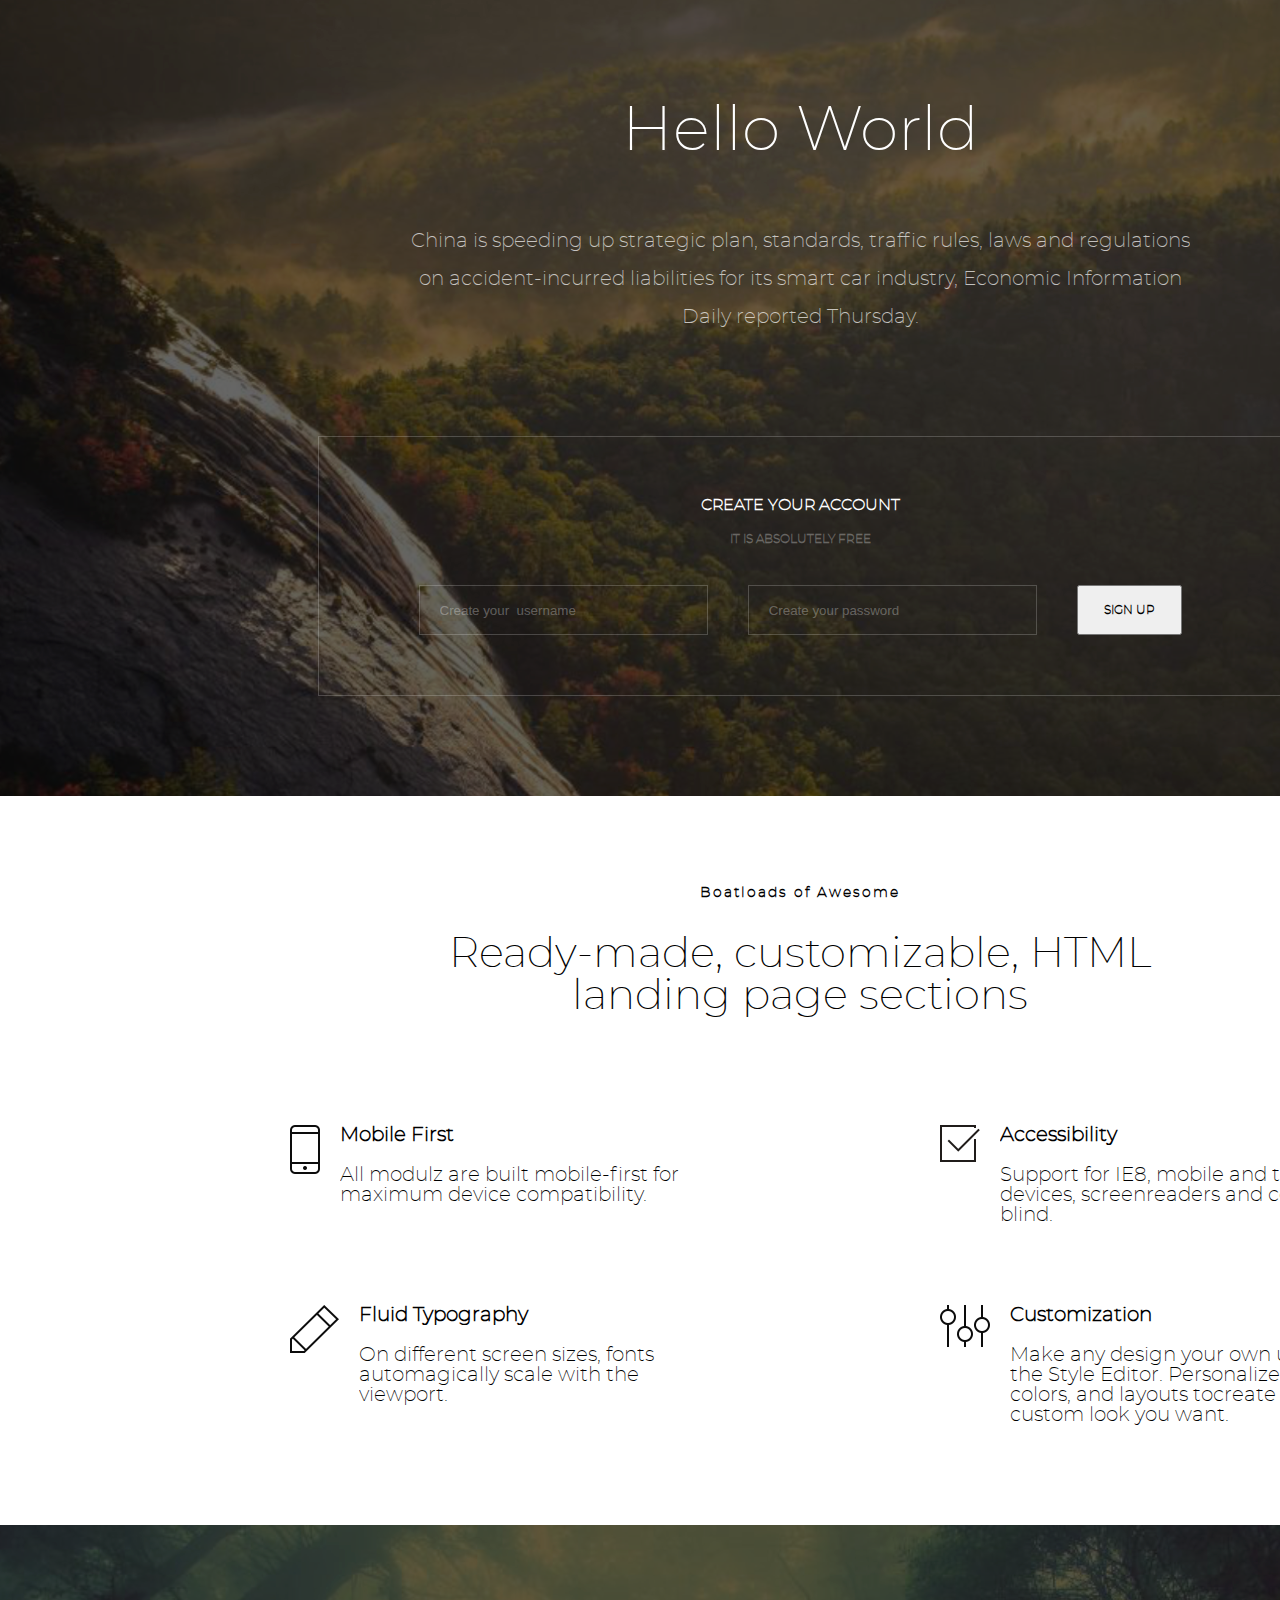
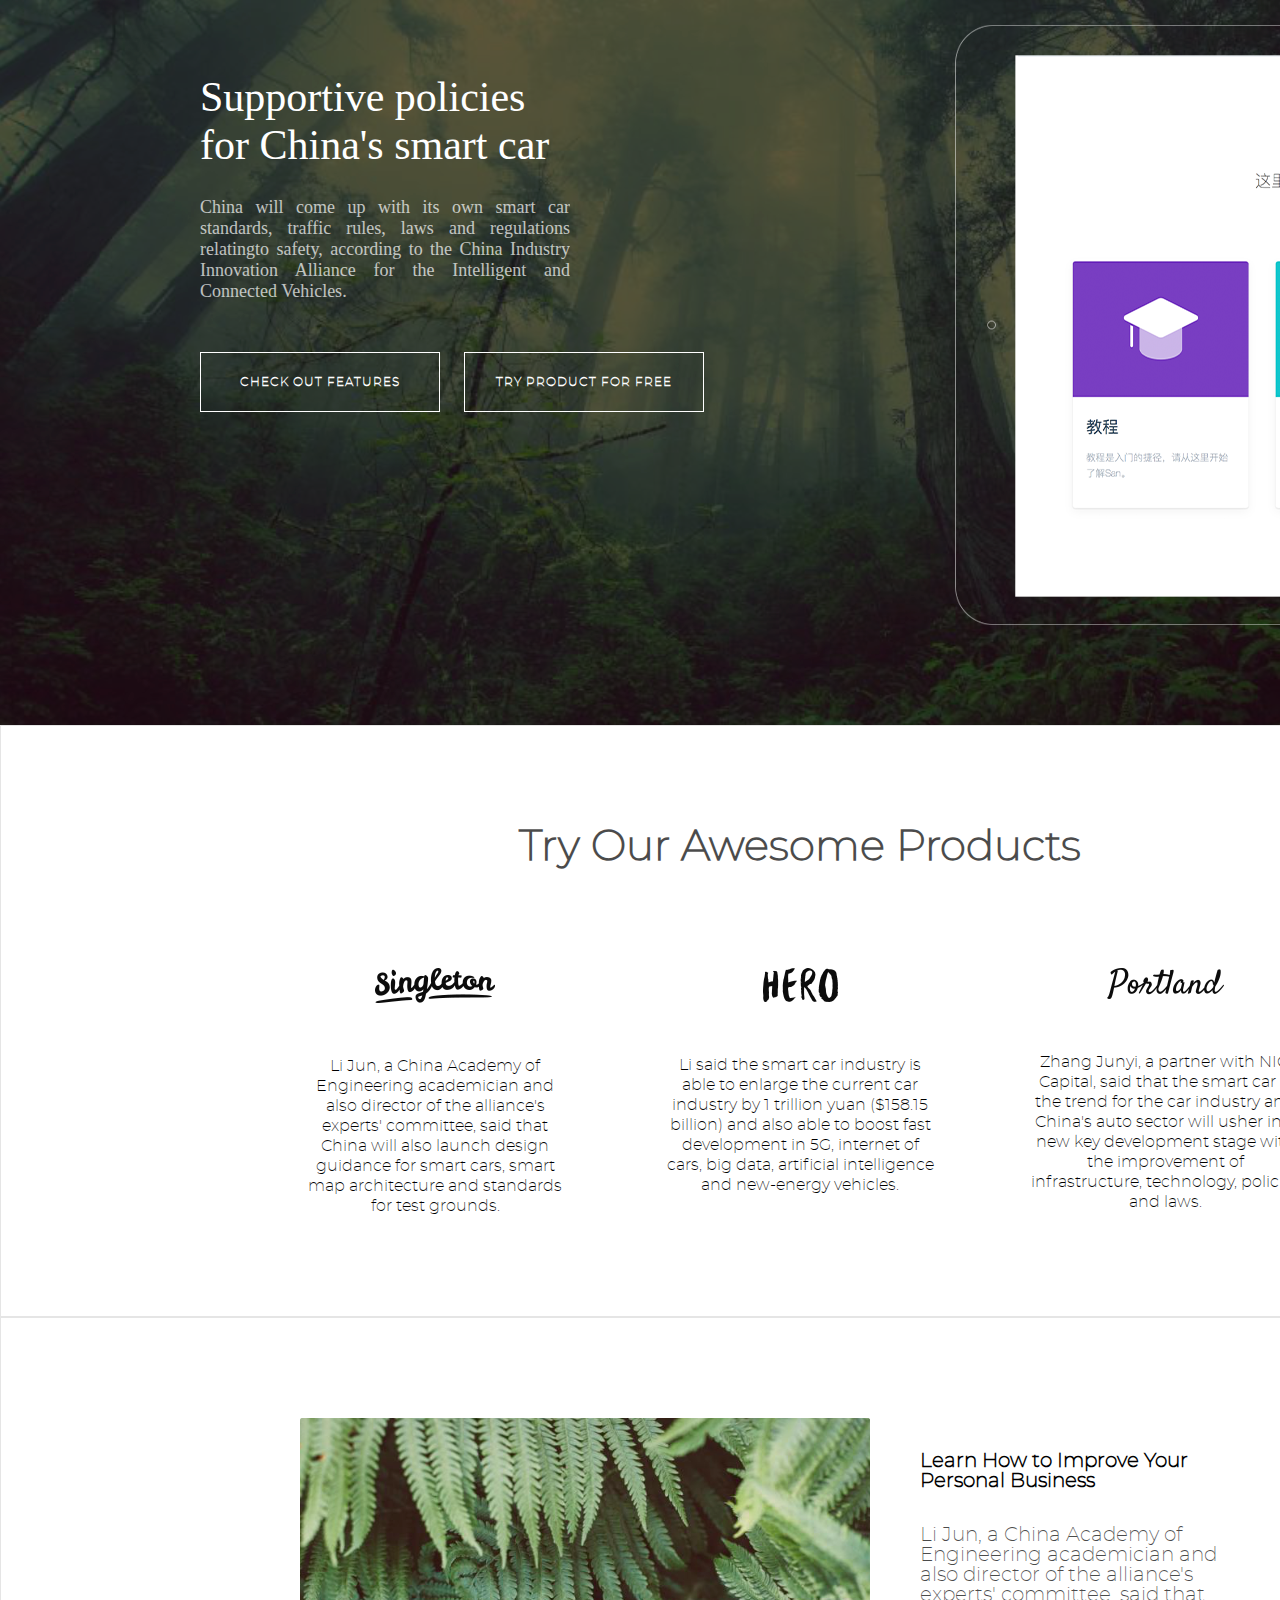
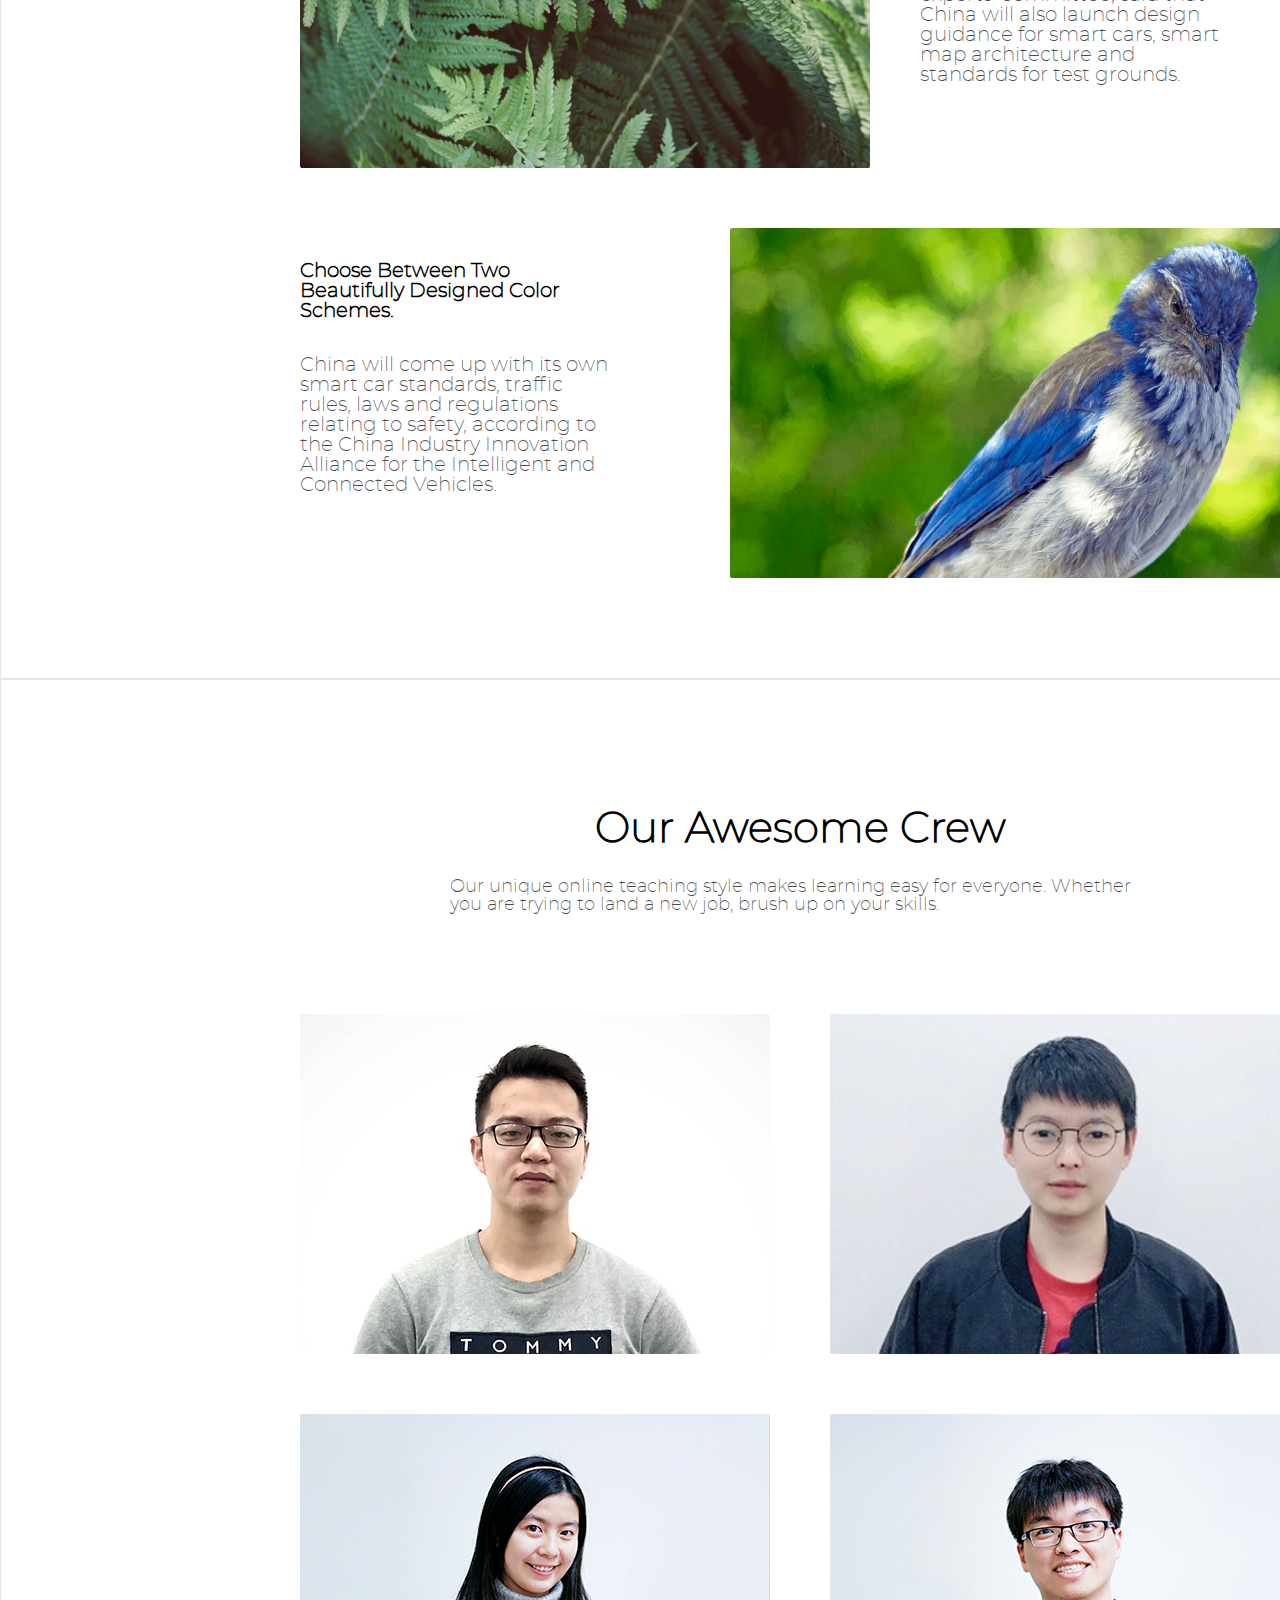
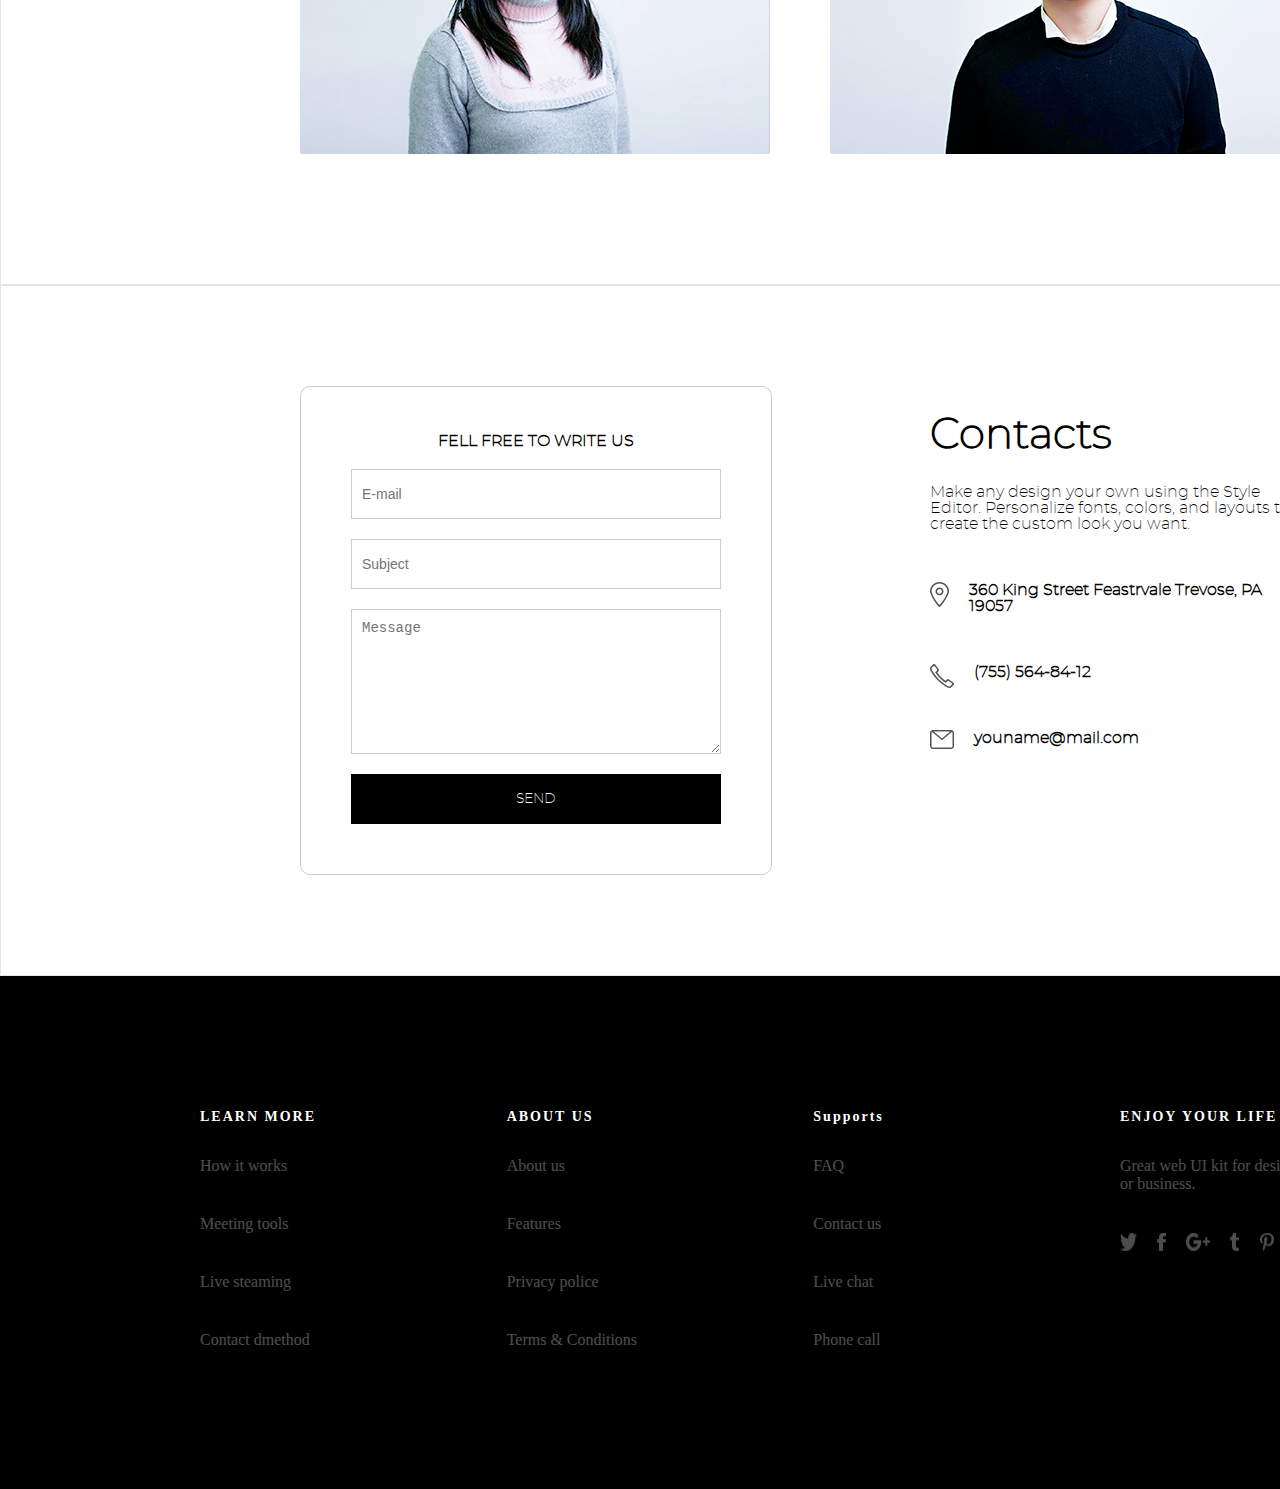
<file: nine_to_eleven/index.html>
<!DOCTYPE html>
<html lang="en">
<head>
    <meta charset="UTF-8">
    <title>切图到实现</title>
    <link rel="stylesheet" type="text/css" href="style.css">
</head>
<body>
    <!--page1-->
    <section class="page1">
        <h1>Hello World</h1>
        <p>China is speeding up strategic plan, standards, traffic rules,
            laws and regulations on accident-incurred liabilities for
            its smart car industry, Economic Information Daily reported Thursday.
        </p>
        <div class="account">
            <hgroup>
                <h4>CREATE YOUR ACCOUNT</h4>
                <h6>IT IS ABSOLUTELY FREE</h6>
            </hgroup>
            <form>
                <input name="account" placeholder="Create your  username">
                <input name="password" type="password" placeholder="Create your password">
                <button class="signup">SIGN UP</button>
            </form>
        </div>
    </section>

    <!--page2-->
    <section class="page2">
        <header>
            <h6>Boatloads of Awesome</h6>
            <h1>Ready-made, customizable, HTML landing page sections</h1>
        </header>
        <ul class="advantage">
            <li>
                <img src="assets/Iphone%20Icon.png">
                <div>
                    <dt>Mobile First</dt>
                    <dd>All modulz are built mobile-first for maximum device compatibility.</dd>
                </div>
            </li>
            <li>
                <img src="assets/Check%20Icon.png">
                <div>
                    <dt>Accessibility</dt>
                    <dd>Support for IE8, mobile and tablet devices, screenreaders and color blind.</dd>
                </div>
            </li>
            <li>
                <img src="assets/Pencil%20Icon.png">
                <div>
                    <dt>Fluid Typography</dt>
                    <dd>On different screen sizes, fonts automagically scale with the viewport.</dd>
                </div>
            </li>
            <li>
                <img src="assets/Settings%20Icon.png">
                <div>
                    <dt>Customization</dt>
                    <dd>Make any design your own using the Style Editor. Personalize fonts, colors,
                        and layouts tocreate the custom look you want.</dd>
                </div>
            </li>
        </ul>
    </section>

    <!--page3-->
    <section class="page3">
        <div class="left">
            <h1>Supportive policies for China's smart car</h1>
            <p>China will come up with its own smart car standards, traffic rules, laws
                and regulations relatingto safety, according to the China Industry Innovation
                Alliance for the Intelligent and Connected Vehicles.</p>
            <button>CHECK OUT FEATURES</button>
            <button>TRY PRODUCT FOR FREE</button>
        </div>
        <div class="right">
            <img src="assets/IPad.png">
        </div>
    </section>

    <!--page4-->
    <section class="page4">
        <h1>Try Our Awesome Products</h1>
        <main>
            <div>
                <img src="assets/Singleton.png">
                <P>Li Jun, a China Academy of Engineering academician and also director
                    of the alliance's experts' committee, said that China will also launch
                    design guidance for smart cars, smart map architecture and standards
                    for test grounds.</P>
            </div>
            <div>
                <img src="assets/Hero.png">
                <P>Li said the smart car industry is able to enlarge the current car industry
                    by 1 trillion yuan ($158.15 billion) and also able to boost fast development
                    in 5G, internet of cars, big data, artificial intelligence and new-energy
                    vehicles.</P>
            </div>
            <div>
                <img src="assets/Portland.png">
                <P>Zhang Junyi, a partner with NIO Capital, said that the smart car is the trend
                    for the car industry and China's auto sector will usher in a new key development
                    stage with the improvement of infrastructure, technology, policies and laws.</P>
            </div>
        </main>
    </section>

    <!--page5-->
    <section class="page5">
        <div>
            <img src="assets/Photo1.png">
            <h5>Learn How to Improve Your Personal Business</h5>
            <p>Li Jun, a China Academy of Engineering academician and also director of the
                alliance's experts' committee, said that China will also launch design
                guidance for smart cars, smart map architecture and standards for test
                grounds.</p>
        </div>
        <div>
            <img src="assets/Photo2.png">
            <h5>Choose Between Two Beautifully Designed Color Schemes.</h5>
            <p>China will come up with its own smart car standards, traffic rules, laws
                and regulations relating to safety, according to the China Industry
                Innovation Alliance for the Intelligent and Connected Vehicles.</p>
        </div>
    </section>

    <!--page6-->
    <section class="page6">
        <h1>Our Awesome Crew</h1>
        <p>Our unique online teaching style makes learning easy for everyone.
            Whether you are trying to land a new job, brush up on your skills.</p>
        <main>
            <div class="crew1">
                <img src="assets/user_info.png">
            </div>
            <div class="crew2">
                <img src="assets/user_info.png">
            </div>
            <div class="crew3">
                <img src="assets/user_info.png">
            </div>
            <div class="crew4">
                <img src="assets/user_info.png">
            </div>
        </main>
    </section>

    <!--page7-->
    <section class="page7">
        <div>
            <form>
                <h3>FELL FREE TO WRITE US</h3>
                <input type="email" placeholder="E-mail">
                <input placeholder="Subject">
                <textarea placeholder="Message"></textarea>
                <button>SEND</button>
            </form>
            <div class="contact">
                <h1>Contacts</h1>
                <p>Make any design your own using the Style Editor. Personalize fonts,
                    colors, and layouts to create the custom look you want.</p>
                <ul class="contact_info">
                    <li>
                        <img src="assets/Map%20Icon.png">
                        <p>360 King Street
                        Feastrvale Trevose, PA 19057</p>
                    </li>
                    <li>
                        <img src="assets/Phone%20Icon.png">
                        <p>(755) 564-84-12</p>
                    </li>
                    <li>
                        <img src="assets/Mail%20Icon.png">
                        <p>youname@mail.com</p>
                    </li>
                </ul>
            </div>
        </div>
    </section>

    <!--footer-->
    <footer>
        <div>
            <h6>LEARN MORE</h6>
            <a>How it works</a>
            <a>Meeting tools</a>
            <a>Live steaming</a>
            <a>Contact dmethod</a>
        </div>
        <div>
            <h6>ABOUT US</h6>
            <a>About us</a>
            <a>Features</a>
            <a>Privacy police</a>
            <a>Terms & Conditions</a>
        </div>
        <div>
            <h6>Supports</h6>
            <a>FAQ</a>
            <a>Contact us</a>
            <a>Live chat</a>
            <a>Phone call</a>
        </div>
        <div>
            <h6>ENJOY YOUR LIFE</h6>
            <P>Great web UI kit for designers, freelancers or business.</P>
            <div class="socialbuttons">
                <img src="assets/Twitter%20Icon.png">
                <img src="assets/Facebook%20Icon.png">
                <img src="assets/Google%20Icon.png">
                <img src="assets/Tumbler%20Icon.png">
                <img src="assets/Pinterest%20Icon.png">
                <img src="assets/LinkedIn%20Icon.png">
            </div>
        </div>
    </footer>
</body>
</html>
</file>
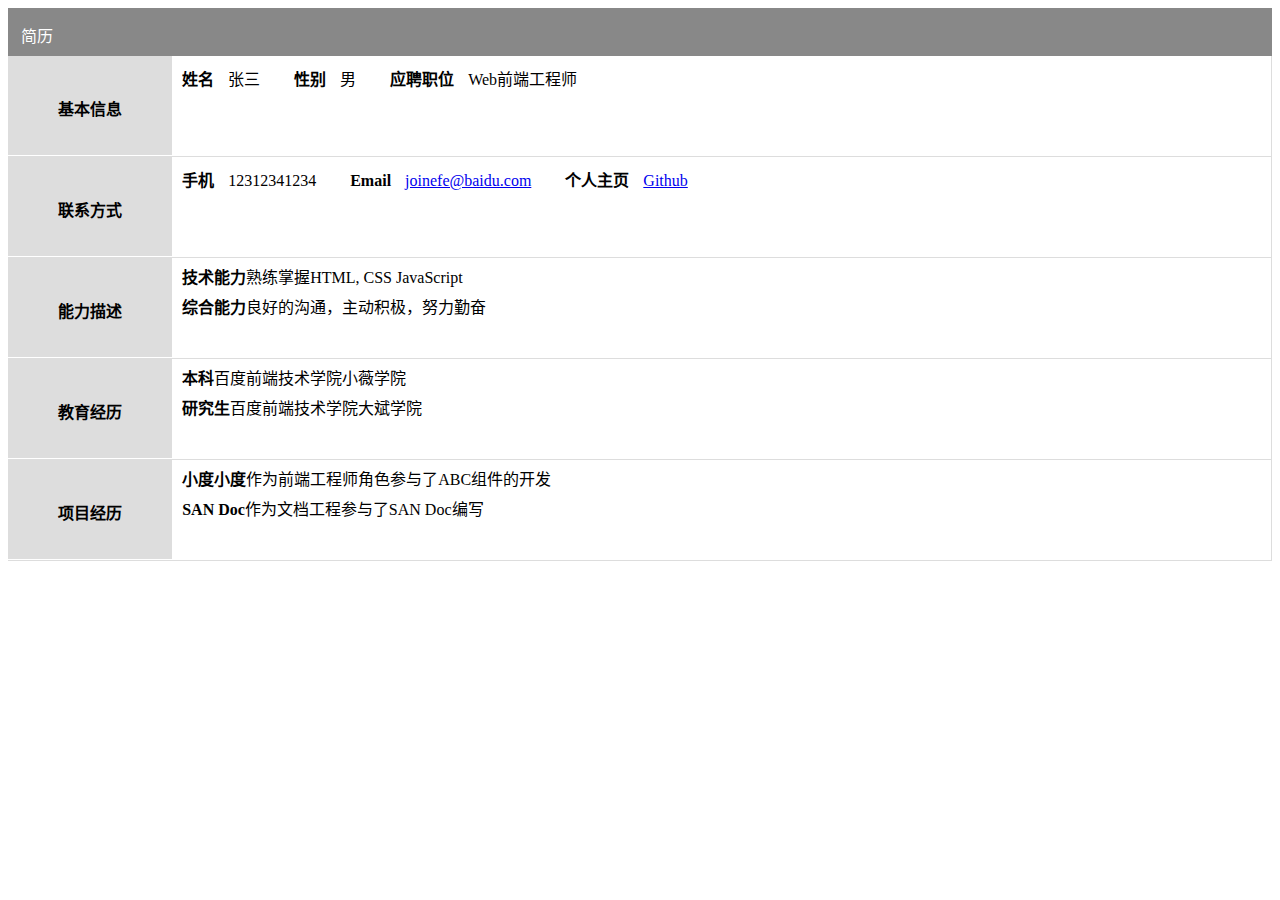
<file: layout - new/resume.html>
<!DOCTYPE html>
<html lang="zh-CN">
<head>
    <meta charset="UTF-8">
    <link rel="stylesheet" href="style/style_3.css">
    <title>简历</title>
</head>
<body>
    <header>简历</header>
    <main>
        <section>
            <h1>基本信息</h1>
            <dl>
                <dt>姓名</dt>
                <dd>张三</dd>
                <dt>性别</dt>
                <dd>男</dd>
                <dt>应聘职位</dt>
                <dd>Web前端工程师</dd>
            </dl>
        </section>
        <section>
            <h1>联系方式</h1>
            <dl>
                <dt>手机</dt>
                <dd>12312341234</dd>
                <dt>Email</dt>
                <dd><a href="#">joinefe@baidu.com</a></dd>
                <dt>个人主页</dt>
                <dd><a href="#">Github</a></dd>
            </dl>
        </section>
        <section>
            <h1>能力描述</h1>
            <h3>技术能力</h3>
            <p>熟练掌握HTML, CSS JavaScript</p>
            <h3>综合能力</h3>
            <p>良好的沟通，主动积极，努力勤奋</p>
        </section>
        <section>
            <h1>教育经历</h1>
            <h3>本科</h3>
            <p>百度前端技术学院小薇学院</p>
            <h3>研究生</h3>
            <p>百度前端技术学院大斌学院</p>
        </section>
        <section>
            <h1>项目经历</h1>
            <h3>小度小度</h3>
            <p>作为前端工程师角色参与了ABC组件的开发</p>
            <h3>SAN Doc</h3>
            <p>作为文档工程参与了SAN Doc编写</p>
        </section>
    </main>
</body>
</html>
</file>
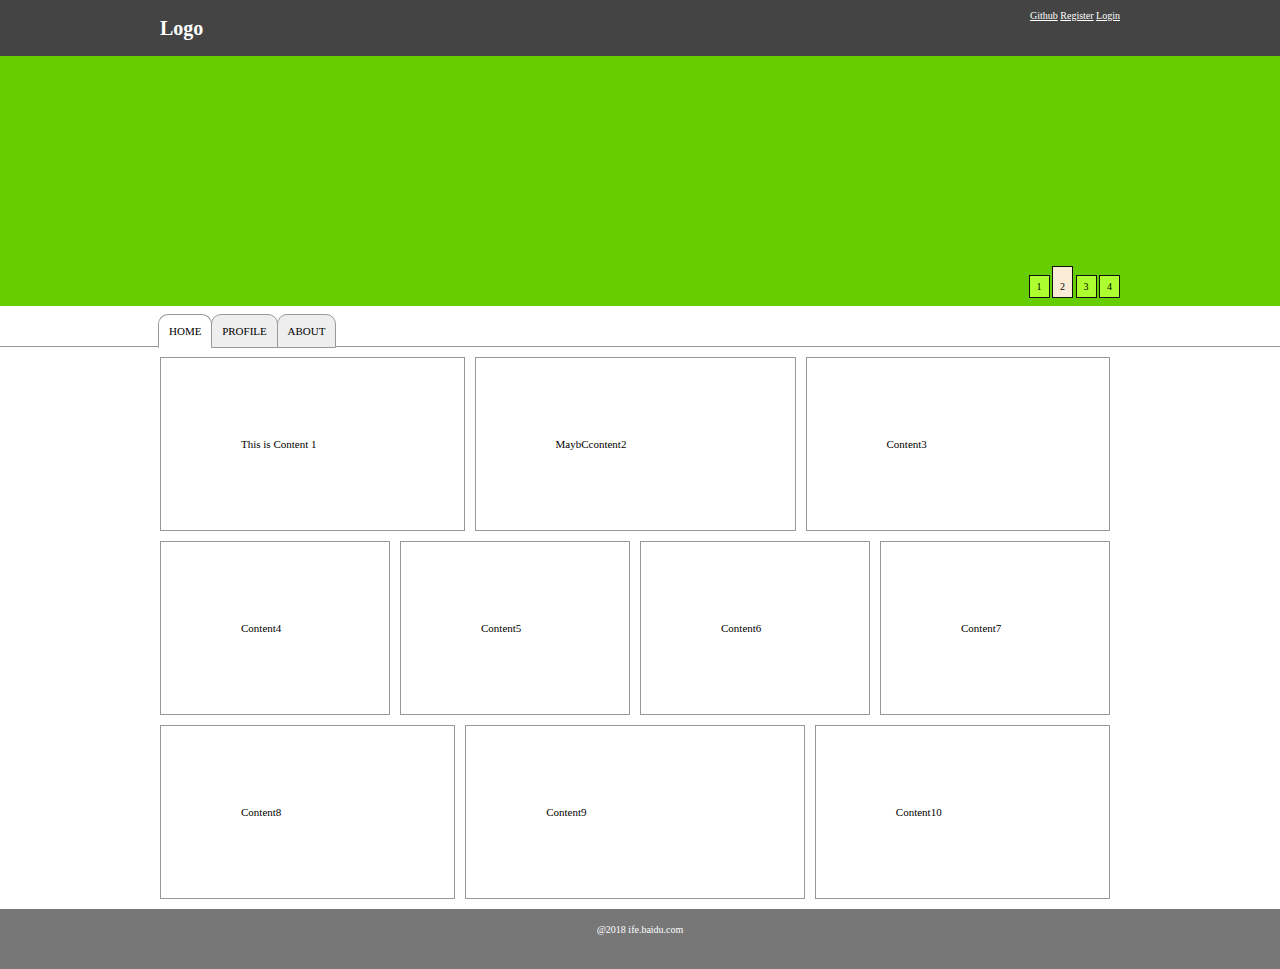
<file: layout/demo.html>
<!DOCTYPE html>
<html lang="en">
<head>
    <meta charset="UTF-8">
    <link rel="stylesheet" href="demostyle.css">
    <title>course7~8</title>
</head>
<body>
    <header>
        <div>
            <!--logo-->
            <h2 class="logo">Logo</h2>

            <!--navigation-->
            <ul class="nav">
                <li><a href="#">Github</a></li>
                <li><a href="#">Register</a></li>
                <li><a href="#">Login</a></li>
            </ul>
        </div>
    </header>

    <main>
        <!--轮显图-->
        <section class="roll_img">
            <ul>
                <li>1</li>
                <li>2</li>
                <li>3</li>
                <li>4</li>
            </ul>
        </section>

        <!--主导航-->
        <section class="main_nav">
            <ul>
                <li>HOME</li>
                <li>PROFILE</li>
                <li>ABOUT</li>
            </ul>
        </section>

        <!--主内容-->
        <section class="main_content">
            <div class="content1"> This is Content 1</div>
            <div class="content2">MaybCcontent2</div>
            <div class="content3">Content3</div>
            <div class="content4">Content4</div>
            <div class="content5">Content5</div>
            <div class="content6">Content6</div>
            <div class="content7">Content7</div>
            <div class="content8">Content8</div>
            <div class="content9">Content9</div>
            <div class="content10">Content10</div>
        </section>
    </main>

    <footer>
        <p>@2018 ife.baidu.com</p>
    </footer>
</body>
</html>
</file>
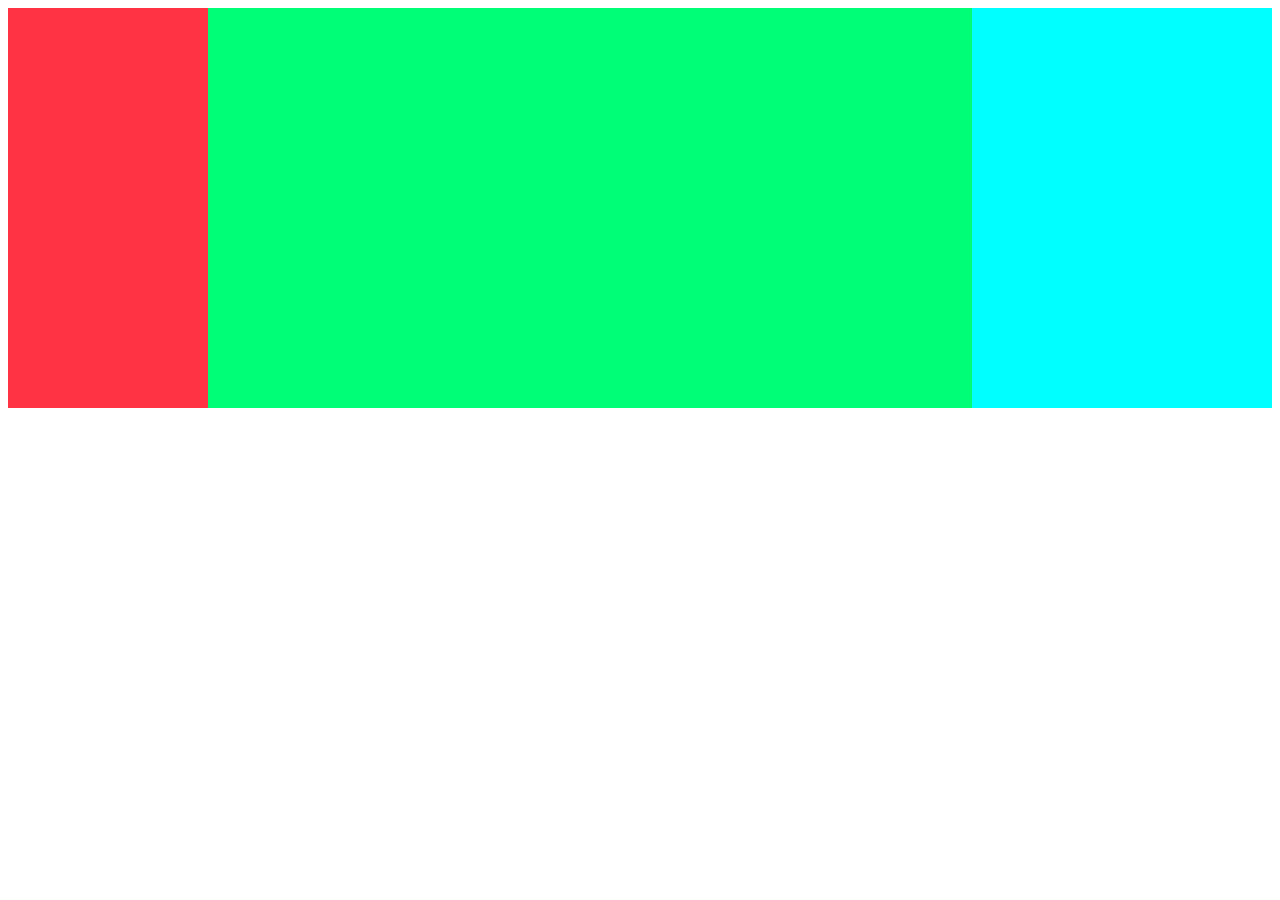
<file: layout/three_column_1.html>
<!DOCTYPE html>
<html lang="en">
<head>
    <meta charset="UTF-8">
    <title>圣杯布局/双飞翼布局</title>
    <style>
        .main{
            width: 100%;
            height: 400px;
            background-color: #00ff77;
        }
        .left{
            width: 200px;
            height: 400px;
            background-color: #ff3344;
        }
        .right{
            width: 300px;
            height: 400px;
            background-color: aqua;
        }
        /*float + margin负值*/
        body{
            overflow: hidden;
            padding-left: 200px;
            padding-right: 300px;
        }
        .main,
        .left,
        .right{
            float: left;
        }
        .left{
            margin-left: -100%;
            position: relative;
            left: -200px;
        }
        .right{
            margin-left: -300px;
            position: relative;
            right: -300px;
        }

    </style>
</head>
<body>
    <section class="main"></section>
    <section class="left"></section>
    <section class="right"></section>
</body>
</html>
</file>
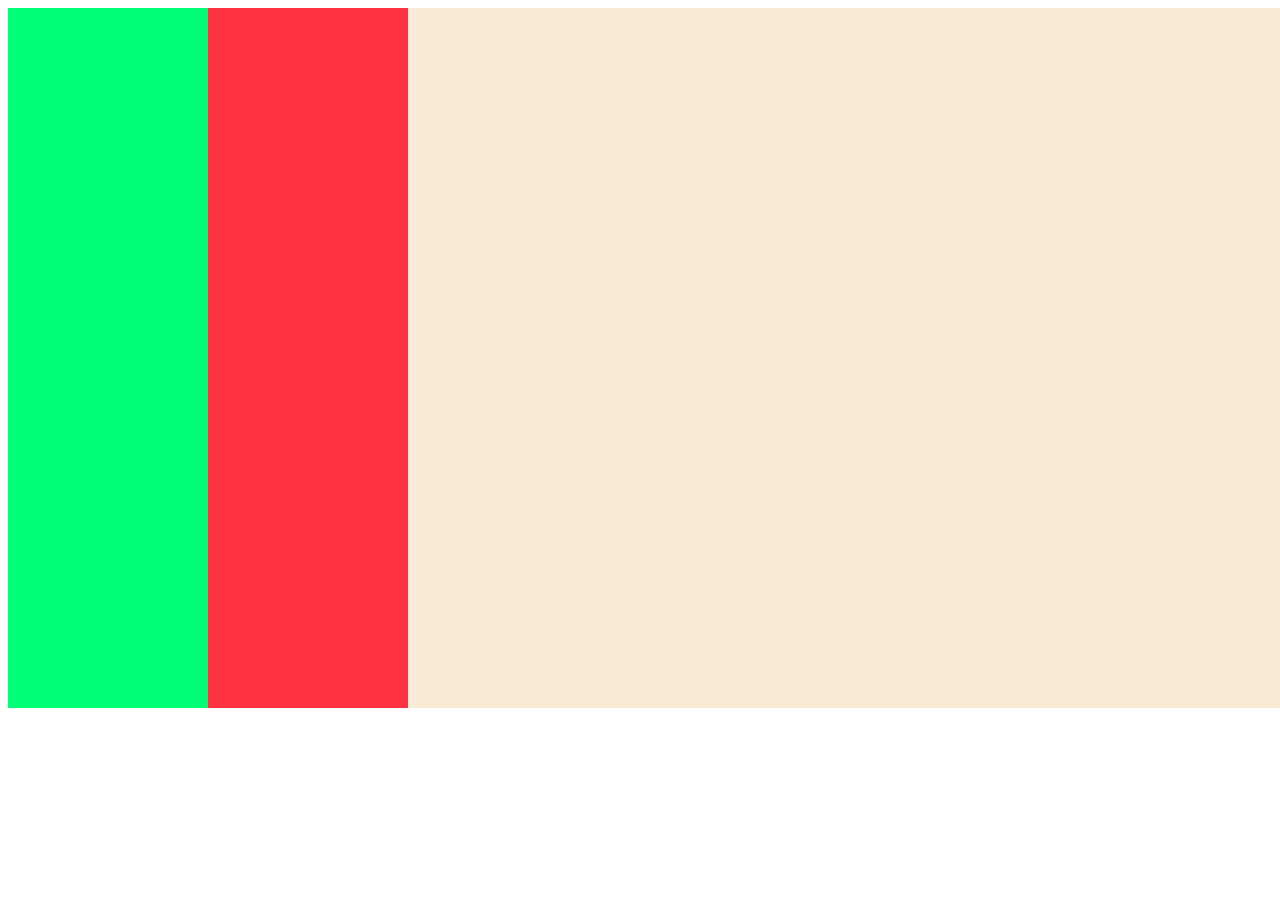
<file: layout/three_column_2.html>
<!DOCTYPE html>
<html lang="en">
<head>
    <meta charset="UTF-8">
    <title>Title</title>
    <style>
        body{
            height: 700px;
            overflow: auto;
        }
        .first,
        .second,
        .three{
            float: left;
            height: 100%;
        }
        .first,
        .second{
            width: 200px;
        }

        /*postion+ margin负值*/
        /*.first{
            position: relative;
            top:0;
            margin-right: -200px;
            background-color: #ff3344;
        }
        .second{
            position: relative;
            top: 0;
            left: 200px;
            margin-right: -400px;
            background-color: #00ff77;
        }
        .three{
            box-sizing: border-box;
            position: relative;
            top: 0;
            left:400px;
            width: 100%;
            background-color: antiquewhite;
        }*/

        /*float*/
        body{
            overflow: auto;
            font-size: 0px;
        }
        .first{
            background-color: #00ff77;
        }
        .second{
            background-color: #ff3344;
        }
        .three{
            background-color: antiquewhite;
        }
        .three{
            width: 100%;
            float: right;
            margin-right: -400px;
        }
    </style>
</head>
<body>
    <section class="first"></section>
    <section class="second"></section>
    <section class="three"></section>
</body>
</html>
</file>
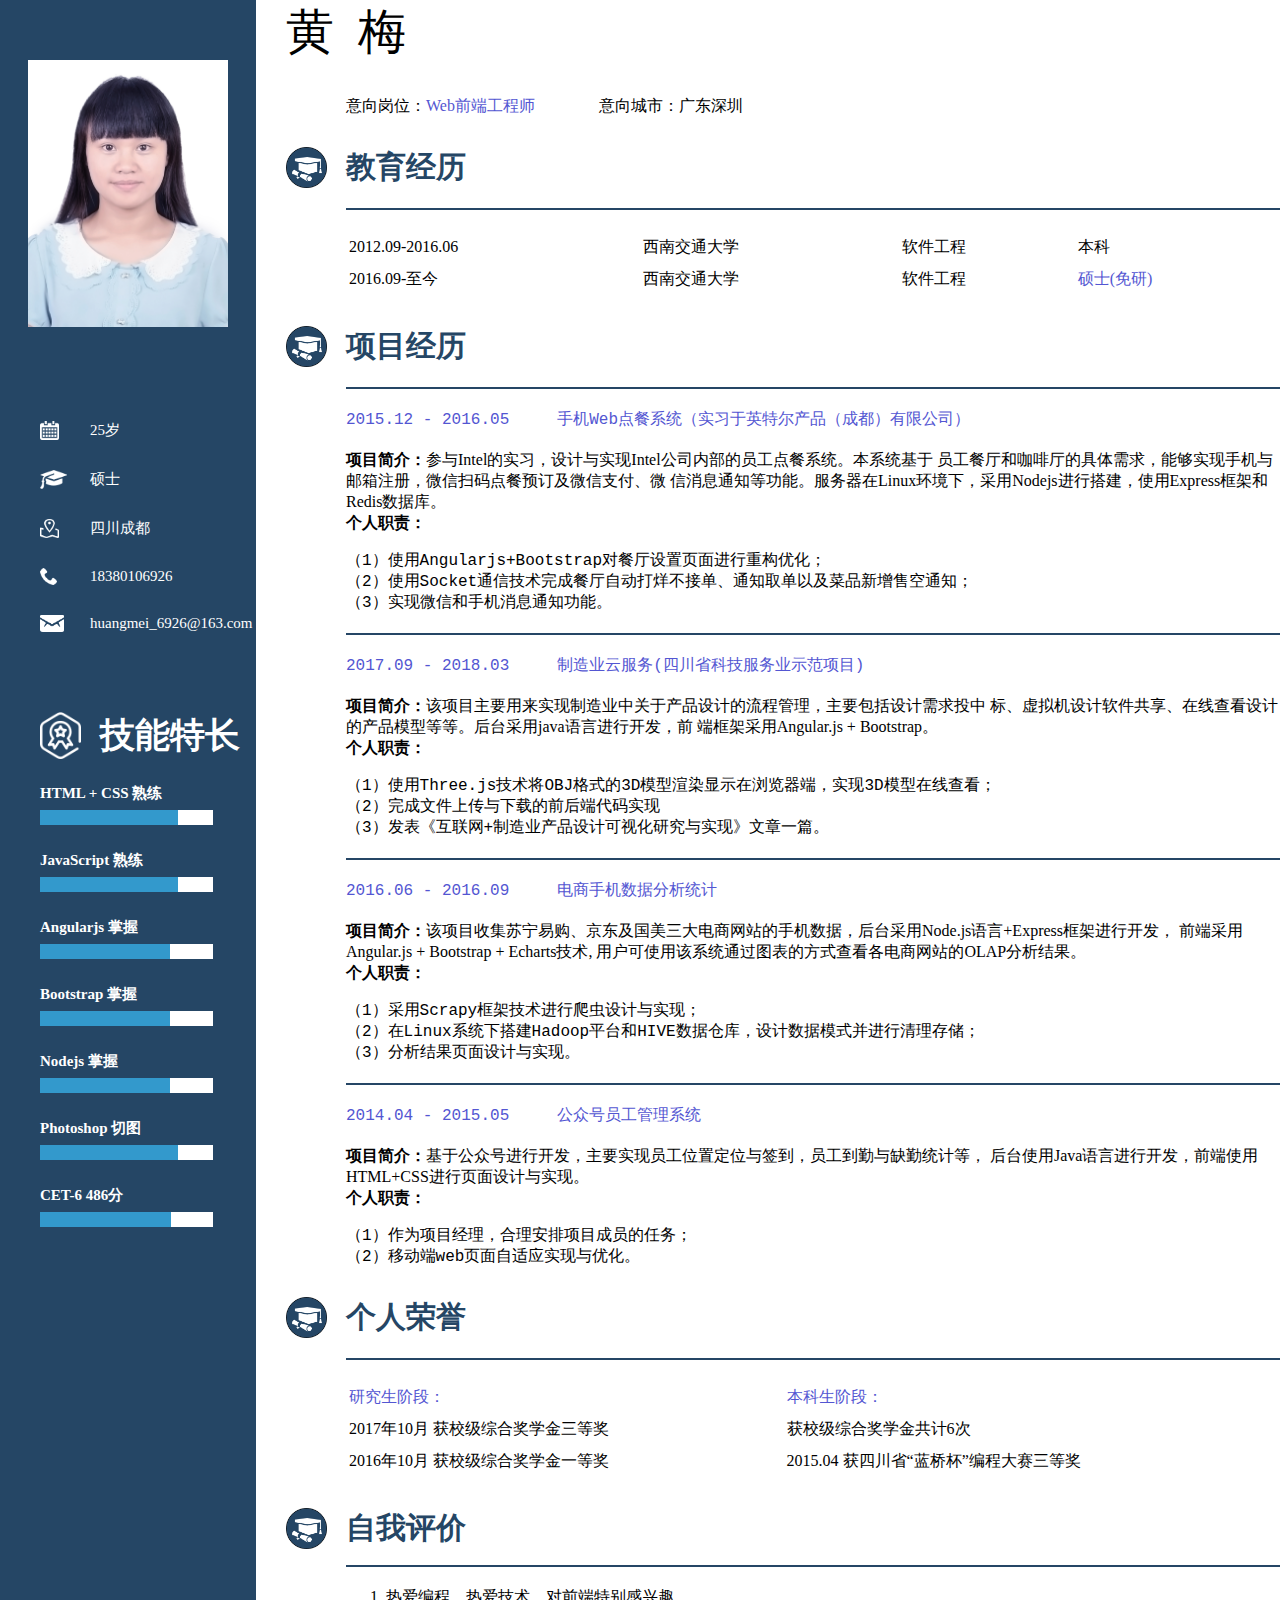
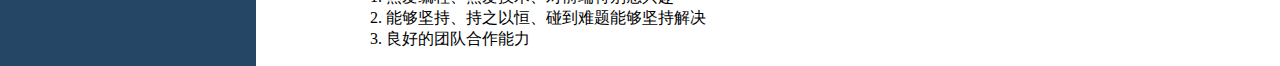
<file: resume/HMresume.html>
<!DOCTYPE html>
<html lang="en">
<head>
    <meta charset="UTF-8">
    <title>欢迎访问黄梅的简历，希望您喜欢！</title>
    <link type="text/css" rel="stylesheet" href="style/HMresume.css">
</head>
<body>
    <main>
        <!--左边个人信息栏-->
        <section class="left">
            <img class="head" src="icon/head.JPG">
            <div class="basic_info">
                <ul>
                    <li>25岁</li>
                    <li>硕士</li>
                    <li>四川成都</li>
                    <li>18380106926</li>
                    <li>huangmei_6926@163.com</li>
                </ul>
            </div>
            <div class="skill">
                <h1>技能特长</h1>
                <h5>HTML + CSS   熟练</h5>
                <progress value="80" max="100" ></progress>
                <h5>JavaScript   熟练</h5>
                <progress value="80" max="100" ></progress>
                <h5>Angularjs   掌握</h5>
                <progress value="75" max="100" ></progress>
                <h5>Bootstrap  掌握</h5>
                <progress value="75" max="100" ></progress>
                <h5>Nodejs  掌握</h5>
                <progress value="75" max="100" ></progress>
                <h5>Photoshop  切图</h5>
                <progress value="80" max="100" ></progress>
                <h5>CET-6  486分</h5>
                <progress value="76" max="100" ></progress>
            </div>
        </section>
        
        <!--右边教育项目栏-->
        <section class="right">
            <h1>黄梅</h1>
            <span>意向岗位：<a>Web前端工程师</a></span>
            <span>意向城市：广东深圳</i></span>
            <div class="education_experience">
                <h3>教育经历</h3>
                <article>
                    <table>
                        <tr>
                            <td>2012.09-2016.06</td>
                            <td>西南交通大学</td>
                            <td>软件工程</td>
                            <td>本科</td>
                        </tr>
                        <tr>
                            <td>2016.09-至今</td>
                            <td>西南交通大学</td>
                            <td>软件工程</td>
                            <td><a>硕士(免研)</a></td>
                        </tr>
                    </table>
                </article>
            </div>
            <div class="program_experience">
                <h3>项目经历</h3>
                <article>
                    <h6><pre>2015.12 - 2016.05     手机Web点餐系统（实习于英特尔产品（成都）有限公司）</pre></h6>
                    <p><b>项目简介：</b>参与Intel的实习，设计与实现Intel公司内部的员工点餐系统。本系统基于
                        员工餐厅和咖啡厅的具体需求，能够实现手机与邮箱注册，微信扫码点餐预订及微信支付、微
                        信消息通知等功能。服务器在Linux环境下，采用Nodejs进行搭建，使用Express框架和Redis数据库。
                        <br><b>个人职责：</b><pre class="task">（1）使用Angularjs+Bootstrap对餐厅设置页面进行重构优化；
（2）使用Socket通信技术完成餐厅自动打烊不接单、通知取单以及菜品新增售空通知；
（3）实现微信和手机消息通知功能。</pre>
                    </p>
                </article>
                <article>
                    <h6><pre>2017.09 - 2018.03     制造业云服务(四川省科技服务业示范项目)</pre></h6>
                    <p><b>项目简介：</b>该项目主要用来实现制造业中关于产品设计的流程管理，主要包括设计需求投中
                        标、虚拟机设计软件共享、在线查看设计的产品模型等等。后台采用java语言进行开发，前
                        端框架采用Angular.js + Bootstrap。
                        <br><b>个人职责：</b><pre class="task">（1）使用Three.js技术将OBJ格式的3D模型渲染显示在浏览器端，实现3D模型在线查看；
（2）完成文件上传与下载的前后端代码实现
（3）发表《互联网+制造业产品设计可视化研究与实现》文章一篇。</pre>
                    </p>
                </article>
                <article>
                    <h6><pre>2016.06 - 2016.09     电商手机数据分析统计</pre></h6>
                    <p><b>项目简介：</b>该项目收集苏宁易购、京东及国美三大电商网站的手机数据，后台采用Node.js语言+Express框架进行开发，
                        前端采用Angular.js + Bootstrap + Echarts技术, 用户可使用该系统通过图表的方式查看各电商网站的OLAP分析结果。
                        <br><b>个人职责：</b><pre class="task">（1）采用Scrapy框架技术进行爬虫设计与实现；
（2）在Linux系统下搭建Hadoop平台和HIVE数据仓库，设计数据模式并进行清理存储；
（3）分析结果页面设计与实现。</pre>
                    </p>
                </article>
                <article>
                    <h6><pre>2014.04 - 2015.05     公众号员工管理系统</pre></h6>
                    <p><b>项目简介：</b>基于公众号进行开发，主要实现员工位置定位与签到，员工到勤与缺勤统计等，
                        后台使用Java语言进行开发，前端使用HTML+CSS进行页面设计与实现。
                        <br><b>个人职责：</b><pre class="task">（1）作为项目经理，合理安排项目成员的任务；
（2）移动端web页面自适应实现与优化。</pre>
                    </p>
                </article>
            </div>
            <div class="prize">
                <h3>个人荣誉</h3>
                <article>
                    <table>
                        <tr>
                            <td><a>研究生阶段：</a></td>
                            <td><a>本科生阶段：</a></td>
                        </tr>
                        <tr>
                            <td>2017年10月  获校级综合奖学金三等奖</td>
                            <td>获校级综合奖学金共计6次</td>
                        </tr>
                        <tr>
                            <td>2016年10月  获校级综合奖学金一等奖</td>
                            <td>2015.04 获四川省“蓝桥杯”编程大赛三等奖</td>
                        </tr>
                    </table>
                </article>
            </div>
            <div class="eluvate">
                <h3>自我评价</h3>
                <article>
                    <ol>
                        <li>热爱编程、热爱技术、对前端特别感兴趣</li>
                        <li>能够坚持、持之以恒、碰到难题能够坚持解决</li>
                        <li>良好的团队合作能力</li>
                    </ol>
                </article>
            </div>
        </section>
    </main>
</body>
</html>
</file>
<file: nine_to_eleven/style.css>
/*by huangmei 2018-06-28 email:huangmei_6926@163.com*/
/*全局属性*/
body{
    width:1600px;
    margin: 0;
    padding: 0;
}
*{
    box-sizing: border-box;
}
@font-face {
    font-family: "Montserrat ExtraLight";
    src: url("font/montserrat-extralight-webfont.eot");  /*IE*/
    src: url("font/montserrat-extralight-webfont.eot?#iefix") format("embedded-opentype"),  /*IE6-IE8*/
          url("font/montserrat-extralight-webfont.woff") format("woff"),   /*Modern Browser*/
          url("font/montserrat-extralight-webfont.ttf") format("truetype"),  /*Safari Android ios*/
          url("font/montserrat-extralight-webfont.svg#Montserrat ExtraLight") format("svg");  /*legacy ios*/
    font-weight: normal;
    font-style: normal;
}
/*page1*/
.page1{
    width: 100%;
    overflow: hidden;
    text-align: center;
    font-family: "Montserrat ExtraLight";
    color: #fff;
    background: url("assets/Background.png") no-repeat;
    -webkit-background-size: cover;
    -o-background-size: cover;
    background-size: cover;

}
.page1 h1{
    margin: 100px 0px 60px 0px;
    display: block;
    font-size: 62px;
    font-weight: normal;

}
.page1 p{
    max-width: 800px;
    margin: 0 auto;
    margin-bottom: 100px;
    font-size: 20px;
    line-height: 38px;
    opacity: 0.7;
}
.account{
    box-sizing: border-box;
    max-width: 965px;
    min-width: 800px;
    margin: 0 auto;
    margin-bottom: 100px;
    padding: 60px 100px;
    border: 0.5px solid rgba(255,255,255,0.2);
}

.account h4{
    margin: 0;
    margin-bottom: 20px;
    font-size: 16px;
}
.account h6{
    margin: 0;
    font-size: 12px;
    opacity: 0.3;
}
.account form{
    display: flex;
    -webkit-flex-flow: column wrap;
    -webkit-align-content: space-between;
    flex-flow: row wrap;
    align-content: space-between;
    margin: 0;
    margin-top: 40px;
    padding: 0;
}

.account form input{
    flex: 1 200px;
    height: 50px;
    margin-right: 40px;
    -webkit-appearance: none;
    -moz-appearance: none;
    border: 0.5px solid rgba(255,255,255,0.2);
    background: transparent;
    padding: 20px;
    color: rgba(255,255,255,1);
}

.account form input::placeholder{
    color: rgba(255,255,255,0.3);
}
.account input::-webkit-input-placeholder{
    color: rgba(255,255,255,0.3);
}
.account form input::-moz-placeholder{
    color: rgba(255,255,255,0.3);
}
.account form input:focus{
    outline: none;
    border: 0.5px solid rgba(255,255,255,0.2);
}
.signup{
    flex: 0.5 60px;
    height: 50px;
    font-size: 12px;
    font-family: "Montserrat ExtraLight";
    font-weight: 700;
}

/*page2*/
.page2{
    font-family: "Montserrat ExtraLight";
}

header{
    max-width: 800px;
    margin: 0 auto;
    margin-top: 90px;
    text-align: center;
}
.page2 header h6{
    font-size: 14px;
    letter-spacing: 2px;
}

.page2 header h1{
    font-weight: normal;
    font-size: 42px;
}

.advantage{
    display: flex;
    -webkit-flex-flow: row wrap;
    -webkit-align-items: flex-start;
    -webkit-align-content: flex-start;
    -webkit-justify-content: space-between;
    flex-flow: row wrap;
    align-items: flex-start;
    align-content: flex-start;
    justify-content: space-between;
    max-width: 1100px;
    margin: 0 auto;
    margin-bottom: 100px;
    list-style: none;
}

li{
    -webkit-flex: 1 50%;
    max-width: 400px;
    margin-right: 10px;
    margin-top: 80px;
}

li img{
    float: left;
    margin-right: 20px;
}

li div{
    overflow: auto;
}
dt,
dd{
    margin: 0;
    overflow: auto;
    font-size: 20px;
}

dt{
    margin-bottom: 20px;
    font-weight: 700;
}
dd{
    margin-left: 0;
}

/*page3*/
.page3{
    min-height: 800px;
    padding: 100px;
    padding-right: 0;
    color: #fff;
    background: url("assets/Background2.png") no-repeat;
    background-position: right top;
    background-size: cover;
}
.left{
    float: left;
    margin: 0 100px;
    max-width: 510px;
    padding-top: 20px;
}
.left h1{
    max-width: 370px;
    font-size: 42px;
    font-weight: 100;
}

.left p{
    max-width: 370px;
    margin-bottom: 50px;
    font-size: 18px;
    font-weight: 100;
    text-align: justify;
    word-wrap: break-word;
    opacity: 0.7;
}
.left button{
    width: 240px;
    height: 60px;
    border: 0.5px solid #fff;
    letter-spacing: 1px;
    font-family: "Montserrat ExtraLight";
    font-size: 12px;
    font-weight: 700;
    color: #fff;
    background:transparent;

}
.left button:hover{
    color: #000;
    background-color: #fff;
}
.left button:nth-of-type(1){
    margin-right: 20px;
}
.right{
    float: right;
}

/*page4*/
.page4{
    border: 1px solid rgba(0,0,0,0.1);
    text-align: center;
    font-family: "Montserrat ExtraLight";
    padding-bottom: 50px;
}
.page4 h1{
    font-size: 42px;
    opacity: 0.7;
    margin: 100px;
}
.page4 p{
    margin: 50px 0;
    font-size: 16px;
    word-wrap: break-word;
    line-height: 20px;
}
.page4 main{
    display: flex;
    -webkit-flex-flow: row wrap;
    -webkit-align-content: flex-start;
    -webkit-justify-content: space-between;
    flex-flow: row wrap;
    align-content: flex-start;
    justify-content: space-between;
    max-width: 1000px;
    margin: 0 auto;
}

.page4 main div{

    max-width: 270px;
}

/*page5*/
.page5{
    border: 1px solid rgba(0,0,0,0.1);
    font-family: "Montserrat ExtraLight";
    padding: 100px 0;
}

.page5 div{
    max-width: 1000px;
    margin: 0 auto;
    overflow: auto;
}
.page5 h5{
    width: 270px;
    font-size: 20px;
    overflow: auto;
}

.page5 p{
    width: 310px;
    font-size: 20px;
    opacity: 0.7;
    overflow: auto;
}

.page5 div:nth-of-type(1) img{
    float: left;
    margin-right: 50px;
    margin-bottom: 60px;
}

.page5 div:nth-of-type(2) img{
    float: right;
    margin-left: 50px;
}
/*page6*/
.page6{
    border: 1px solid rgba(0,0,0,0.1);
    font-family: "Montserrat ExtraLight";
    padding: 100px 0;
}

.page6 h1{
    text-align: center;
    font-size: 42px;
}

.page6 p{
    width: 700px;
    margin:  0 auto;
    margin-bottom: 70px;
    font-size: 18px;
    opacity: 0.7;

}


.page6 main{
    display: flex;
    width: 1000px;
    -webkit-flex-flow: row wrap;
    -webkit-align-content: space-between;
    -webkit-justify-content: space-between;
    align-content: space-between;
    justify-content: space-between;
    margin: 0 auto;
}
.page6 main div{
    flex: 0 470px;
    height: 340px;
    margin: 30px 0;
    overflow: hidden;
}

.page6 img{
    opacity: 0;
}

.page6 img:hover{
    opacity: 0.6;
}

.crew1{
    background: url("assets/Backgrounduser1.png") no-repeat;
}

.crew2{
    background: url("assets/Backgrounduser2.png") no-repeat;
}

.crew3{
    background: url("assets/Backgrounduser3.png") no-repeat;
}
.crew4{
    background: url("assets/Backgrounduser4.png") no-repeat;
}

/*page7*/
.page7{
    border: 1px solid rgba(0,0,0,0.1);
    font-family: "Montserrat ExtraLight";
    padding: 100px;
}
.page7>div{
    width: 1000px;
    overflow: auto;
    margin: 0 auto;
}
.page7 form{
    float: left;
    padding: 30px;
    text-align: center;
}
.page7 h3{
    font-size: 16px;
    font-weight: 700;
}
.page7 form{
    display: block;
    border: 1px solid rgba(0,0,0,0.2);
    border-radius: 10px;
}
.page7 input{
    display: block;
    width: 370px;
    height: 50px;
    margin: 20px;
    padding: 10px;
    outline: none;
    border: 1px solid rgba(0,0,0,0.2);
    font-size: 14px;
    color: rgba(0,0,0,0.5);
    background: transparent;

}

.page7 textarea{
    display: block;
    width: 370px;
    height: 145px;
    outline: none;
    margin: 20px;
    padding: 10px;
    border: 1px solid rgba(0,0,0,0.2);
    font-size: 14px;
    color: rgba(0,0,0,0.5);
    background: transparent;
}

.page7 button{
    display: block;
    width: 370px;
    height: 50px;
    border: none;
    margin: 20px;
    padding: 10px;
    font-size: 14px;
    color: #fff;
    font-family: "Montserrat ExtraLight";
    background-color: #000;
}

.contact{
    float: right;
}

.contact h1{
    font-size: 42px;
}
.contact p{
    width: 370px;
    font-size: 16px;
}

.contact_info{
    list-style: none;
    padding: 0;
    font-size: 16px;
    font-weight: bold;
}

.contact_info li{
    margin: 50px 0;
}

/*footer*/
footer{
    display: flex;
    flex-flow: row wrap;
    justify-content: space-between;
    align-content: space-between;
    padding: 100px 200px;
    color: #fff;
    background-color: #000;
}

footer h6{
    font-size: 14px;
    font-weight: 700;
    letter-spacing: 2px;
}

footer a,
footer p{
    display: block;
    width: 280px;
    margin-bottom: 40px;
    font-size: 16px;
    letter-spacing: 0;
    opacity: 0.3;
}

.socialbuttons{
    width: 280px;
    display: flex;
    flex-flow: row wrap;
    align-content: flex-start;
    justify-content: flex-start;
}

.socialbuttons img{
   margin-right: 20px;
    opacity: 0.3;
}
</file>
<file: layout - new/style/style_3.css>
header{
    height: 30px;

    padding-left: 15px;
    padding-top: 13px;
    padding-bottom: 3px;
    padding:  15px 13px 3px;
    color: #fff;

    background-color: #888;
}

main{
    display: flex;

    flex-flow: column wrap;
    align-items: stretch;
    border-right: 1px solid #ddd;
    -webkit-flex-flow: column wrap;
    -webkit-align-items: stretch;
}
section{
    border-bottom: 1px solid #ddd;
}
h1{
    display: inline-block;
    float: left;

    box-sizing: border-box;
    width: 13%;
    height: 100px;
    margin: 0px;
    margin-right: 10px;
    border-bottom: 1px solid #fff;
    padding-top: 40px;

    font-size: 1em;
    text-align: center;

    background-color: #ddd;
}
dl{
    margin-top: 10px;
}
dt,
dd{
    display: inline-block;
}

dt{
    font-weight: 600;
}

dd{
    margin-left: 10px;
    margin-right: 30px;
}

h3{
    float: left;

    margin: 0px;
    padding-top: 10px;
    line-height: 20px;
    font-size: 1em;
    font-weight: 600;

}
p{
    line-height: 20px;
    margin: 0px;
    padding-top: 10px;
}
</file>
<file: layout/demostyle.css>
/*全局样式*/
body{
    margin: 0;
    padding: 0;
    font-size: 0;
}
*{
    box-sizing: border-box;
}
ul{
    list-style: none;
}
li{
    display: inline-block;
}
a{
    color: #fff;
}
/*头部样式*/
header{
    width: 100%;
    min-width: 960px;
    background-color: #444;
}
header>div{
    width: 960px;
    overflow: hidden;
    margin: 0 auto;
    color: #fff;
}
.logo{
    float: left;
    font-size: 20px;
}
.nav{
    float: right;
    font-size: 10px;
}

/*轮显图*/
main{
    width: 100%;
    min-width: 960px;
    position: relative;
}
.roll_img{
    width: 100%;
    height: 250px;
    background-color: #66cd00;
    overflow: hidden;   /*消除头部和主体的空格*/
}
.roll_img ul{
    display: inline-block;
    float: right;
    padding: 0;
    font-size: 10px;
    position: relative;
    right: calc((100% - 960px)/2);
    top:200px;
}

.roll_img ul li{
    padding: 5px 7px;
    border: 0.5px solid #111;
    background-color: greenyellow;
}
.roll_img ul li:nth-of-type(2){
    padding-top: 14px;
    background-color: antiquewhite;
}

/*主导航*/
.main_nav{
    font-size: 11px;
    border-bottom: 0.5px solid #999;
}
.main_nav ul{
    width: 960px;
    margin: 0 auto;
    padding: 0;
    margin-top: 10px;
}
.main_nav ul li{
    padding: 5px 10px;
    margin: -2px;
    margin-bottom: -4px;
    padding: 10px;
    border: 0.5px solid #999;
    border-top-left-radius: 10px;
    border-top-right-radius: 10px;
    border-bottom: 0.5px solid #999;
    background-color: #eee;
    overflow: hidden;
    z-index: 1;
}
.main_nav ul li:nth-of-type(1){
    background-color: #fff;
    border-bottom: 0.5px solid #fff;
}

/*主内容*/
.main_content{
    display: flex;
    padding: 0;
    -webkit-flex-flow: row wrap;
    -webkit-align-content: space-between;
    -webkit-justify-content: space-between;
    flex-flow: row wrap;
    justify-content: space-between;
    align-content: space-between;
    width: 960px;
    margin: 0 auto;
    font-size: 11px;
}
.main_content div{
    padding: 80px;
    margin: 10px 10px 0px 0px;
    border: 0.5px solid #999;
}
.main_content div:nth-of-type(1){
    -webkit-flex: 1 30%;
}

.main_content div:nth-of-type(2){
    -webkit-flex: 2 30%;
}

.main_content div:nth-of-type(3){
    -webkit-flex: 1 30%;
}

.main_content div:nth-of-type(4){
    -webkit-flex: 1 ;
}

.main_content div:nth-of-type(5){
    -webkit-flex: 1;
}

.main_content div:nth-of-type(6){
    -webkit-flex: 1;
}

.main_content div:nth-of-type(7){
    -webkit-flex: 1;
}

.main_content div:nth-of-type(8){
    -webkit-flex: 1.5;
}

.main_content div:nth-of-type(9){
    -webkit-flex: 2;
}

.main_content div:nth-of-type(10){
    -webkit-flex: 1.5;
}

/*footer*/
footer{
    width: 100%;
    min-width: 960px;
    background-color: #777;
    font-size: 10px;
    color: white;
    height: 60px;
    text-align: center;
    padding: 5px;
    margin-top: 10px;
}
</file>
<file: resume/style/HMresume.css>
/*edit by HuangMei  2018-06-30  huangmei_6926@163.com*/

/*全局属性*/
body{
    margin: 0;
    padding: 0;
}
*{
    box-sizing: border-box;
}
main{
    display: flex;
    -webkit-flex-flow: row wrap;
    flex-flow: row wrap;
}
ul{
    list-style: none;
}

/*left*/
.left{
    flex:1 20%;
    text-align: center;
    color: #fff;
    padding-bottom: 60px;
    background-color: #254665;
}
.head{
    width: 80%;
    max-width: 200px;
    height: auto;
    margin: 60px auto;
}
.basic_info{
    margin: 0 auto;
    font-size: 15px;
    text-align: left;
}
.basic_info li{
    margin: 30px 0;
    padding-left: 50px;
    background: transparent;
}
.basic_info li:nth-of-type(1){
    background: url("../icon/age.png") no-repeat;
    background-size: contain;
}

.basic_info li:nth-of-type(2){
    background: url("../icon/education1.png") no-repeat;
    background-size: contain;
}

.basic_info li:nth-of-type(3){
    background: url("../icon/adress.png") no-repeat;
    background-size: contain;
}

.basic_info li:nth-of-type(4){
    background: url("../icon/phone.png") no-repeat;
    background-size: contain;
}

.basic_info li:nth-of-type(5){
    background: url("../icon/email.png") no-repeat;
    background-size: contain;
}

.skill{
    text-align: left;
    padding-left: 40px;
}

.skill h1{
    font-size: 35px;
    padding-left: 60px;
    margin-top: 80px;
    background: url("../icon/advantage.png") no-repeat;
    background-size: contain;
}
.skill h5{
    font-size: 15px;
    margin-bottom: 5px;
}

progress{
    width: 80%;
    height: 15px;
    border: none;
    color: #3399cc;
    background: #fff;
}
progress::-webkit-progress-value{
    background-color: #3399cc;
}

progress::-webkit-progress-bar{
    background-color: #fff;
}

/*right*/
.right{
    flex: 1 80%;
    padding-left: 30px;
}

.right h1{
    font-size: 48px;
    font-weight: 100;
    margin-top: 0;
    letter-spacing: 0.5em;
}

.right a{
    color: #5356d2;
}
.right span{
    margin-left: 60px;
}

.right h3{
    margin-bottom: 5px;
    padding-left: 60px;
    font-size: 30px;
    color: #254665;
    background: url("../icon/education background.png") no-repeat;
    background-size: contain;
}

article{
    padding-left: 60px;
}

table{
    width: 100%;
    margin-top: 20px;
    padding-top: 20px;
    border-top: 2px solid #254665;
}
tr{
   height: 30px;
}

.right h6{
    display: block;
    width: 100%;
    padding: 4px 0;
    margin: 20px 0;
    margin-bottom: 0;
    color: #5356d2;
    font-size: 16px;
    font-weight: 100;
}
.right h6:nth-of-type(1){
    border-top: 2px solid #254665;
}

.right p{
    margin: 0;
}
.task{
    font-size: 16px;
}

ol{
    width: 100%;
    border-top: 2px solid #254665;
    padding-top: 20px;
}
</file>
